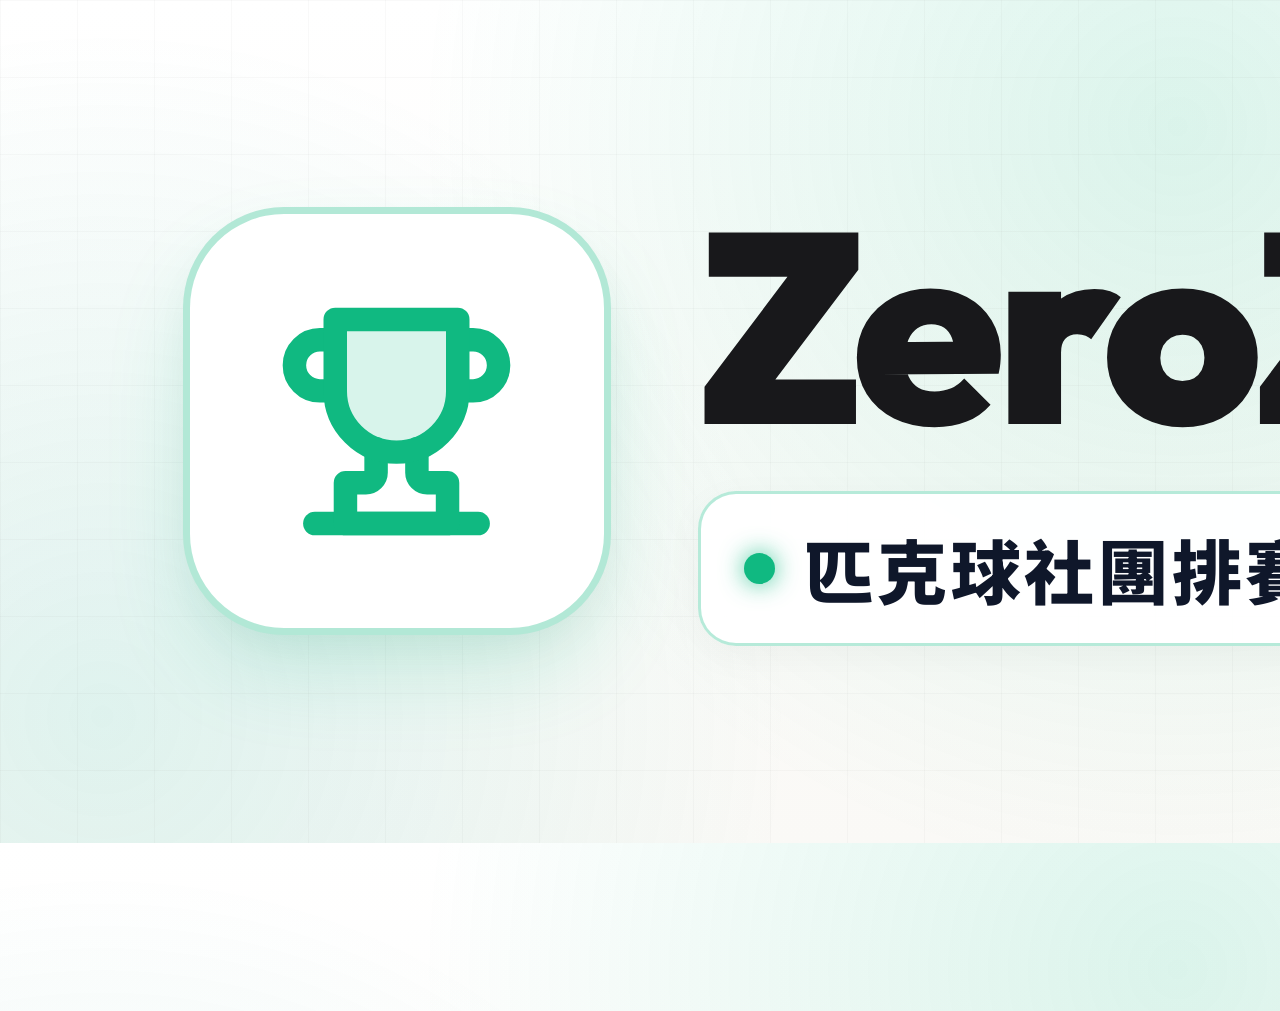
<file: banner_2500x843.html>
<!DOCTYPE html>
<html lang="zh-TW">
<head>
  <meta charset="UTF-8">
  <link rel="preconnect" href="https://fonts.googleapis.com">
  <link rel="preconnect" href="https://fonts.gstatic.com" crossorigin>
  <link href="https://fonts.googleapis.com/css2?family=Outfit:wght@800;900&family=Plus+Jakarta+Sans:wght@700;800&family=Noto+Sans+TC:wght@700;900&display=swap" rel="stylesheet">
  <style>
    * {
      box-sizing: border-box;
      margin: 0;
      padding: 0;
    }
    body {
      width: 2500px;
      height: 843px;
      overflow: hidden;
      background-color: #FAF9F6;
      background-image: 
        radial-gradient(circle at 92% 15%, rgba(16, 185, 129, 0.15) 0%, transparent 55%),
        radial-gradient(circle at 8% 85%, rgba(20, 184, 166, 0.12) 0%, transparent 50%),
        linear-gradient(to bottom, #FFFFFF 0%, #FAF9F6 100%);
      font-family: 'Outfit', 'Plus Jakarta Sans', 'Noto Sans TC', -apple-system, sans-serif;
      display: flex;
      align-items: center;
      justify-content: center;
      position: relative;
    }

    /* 微妙網格背景線 */
    .bg-grid {
      position: absolute;
      inset: 0;
      background-size: 77px 77px;
      background-image: 
        linear-gradient(to right, rgba(0, 0, 0, 0.025) 1px, transparent 1px),
        linear-gradient(to bottom, rgba(0, 0, 0, 0.025) 1px, transparent 1px);
      pointer-events: none;
    }

    /* 右側幾何匹克球透視裝飾環 */
    .deco-circle-1 {
      position: absolute;
      right: -48px;
      top: -72px;
      width: 770px;
      height: 770px;
      border-radius: 50%;
      border: 6px dashed rgba(16, 185, 129, 0.25);
      pointer-events: none;
    }
    .deco-circle-2 {
      position: absolute;
      right: 192px;
      bottom: -168px;
      width: 577px;
      height: 577px;
      border-radius: 50%;
      border: 3.6px solid rgba(16, 185, 129, 0.15);
      pointer-events: none;
    }

    /* 主要容器 */
    .brand-container {
      position: relative;
      z-index: 10;
      display: flex;
      align-items: center;
      gap: 87px;
    }

    /* 獎杯 Logo 圖標卡片 */
    .logo-box {
      width: 428px;
      height: 428px;
      border-radius: 101px;
      background: #FFFFFF;
      border: 7.2px solid rgba(16, 185, 129, 0.32);
      box-shadow: 
        0 43px 96px -19px rgba(16, 185, 129, 0.20),
        0 19px 43px -10px rgba(0, 0, 0, 0.05);
      display: flex;
      align-items: center;
      justify-content: center;
      flex-shrink: 0;
    }

    .logo-box svg {
      width: 245px;
      height: 245px;
    }

    /* 文字內容包裹器 */
    .brand-content {
      display: table;
      width: auto;
    }

    .title-row {
      display: block;
      white-space: nowrap;
      line-height: 0.95;
      margin-bottom: 38px;
    }

    .brand-zero {
      font-size: 269px;
      font-weight: 900;
      letter-spacing: -8.4px;
      color: #18181B; /* 曜石深黑 */
    }

    .brand-two {
      font-size: 269px;
      font-weight: 900;
      letter-spacing: -8.4px;
      background: linear-gradient(135deg, #10B981 0%, #059669 100%);
      -webkit-background-clip: text;
      -webkit-text-fill-color: transparent;
      padding-left: 5px;
    }

    /* 下方標籤列：100% 與上方 ZeroZeroTwo 左右兩側嚴格切齊 */
    .sub-badge {
      width: 100%;
      box-sizing: border-box;
      display: flex;
      align-items: center;
      justify-content: space-between;
      padding: 24px 43px;
      background: rgba(255, 255, 255, 0.95);
      border: 3.6px solid rgba(16, 185, 129, 0.30);
      border-radius: 38px;
      box-shadow: 0 10px 38px rgba(0, 0, 0, 0.04);
      gap: 38px;
    }

    .sub-left {
      display: flex;
      align-items: center;
      gap: 29px;
      flex-shrink: 0;
    }

    .status-dot {
      width: 31px;
      height: 31px;
      border-radius: 50%;
      background-color: #10B981;
      box-shadow: 0 0 24px rgba(16, 185, 129, 0.8);
      flex-shrink: 0;
    }

    .sub-text {
      font-family: 'Noto Sans TC', sans-serif;
      font-size: 70px;
      font-weight: 900;
      color: #0F172A; /* Slate 900 */
      letter-spacing: 3.6px;
      white-space: nowrap;
    }

    /* 中間細緻連接線 */
    .sub-divider {
      flex: 1;
      height: 3.6px;
      background: linear-gradient(to right, rgba(16, 185, 129, 0.35), rgba(16, 185, 129, 0.1), rgba(16, 185, 129, 0.35));
      border-radius: 5px;
      min-width: 48px;
    }

    .domain-tag {
      font-size: 50px;
      font-family: ui-monospace, SFMono-Regular, Menlo, Monaco, Consolas, monospace;
      font-weight: 800;
      color: #FFFFFF;
      background: linear-gradient(135deg, #10B981 0%, #059669 100%);
      padding: 14px 38px;
      border-radius: 24px;
      box-shadow: 0 5px 19px rgba(16, 185, 129, 0.28);
      white-space: nowrap;
      flex-shrink: 0;
    }
  </style>
</head>
<body>
  <div class="bg-grid"></div>
  <div class="deco-circle-1"></div>
  <div class="deco-circle-2"></div>

  <div class="brand-container">
    <!-- 獎杯 Logo 圖標 -->
    <div class="logo-box">
      <svg viewBox="0 0 24 24" fill="none" stroke="#10b981" stroke-width="2.3" stroke-linecap="round" stroke-linejoin="round">
        <path d="M6 9H4.5a2.5 2.5 0 0 1 0-5H6" />
        <path d="M18 9h1.5a2.5 2.5 0 0 0 0-5H18" />
        <path d="M4 22h16" />
        <path d="M10 14.66V17c0 .55-.45 1-1 1H7v4h10v-4h-2c-.55 0-1-.45-1-1v-2.34" />
        <path d="M18 2H6v7a6 6 0 0 0 12 0V2Z" fill="#10b981" fill-opacity="0.16" />
      </svg>
    </div>

    <!-- 品牌標題與副標題 -->
    <div class="brand-content">
      <div class="title-row" id="title-row">
        <span class="brand-zero">ZeroZero</span><span class="brand-two">Two</span>
      </div>
      <div class="sub-badge" id="sub-badge">
        <div class="sub-left">
          <span class="status-dot"></span>
          <span class="sub-text">匹克球社團排賽計分系統</span>
        </div>
        <div class="sub-divider"></div>
        <span class="domain-tag">zztwo.com</span>
      </div>
    </div>
  </div>

  <script>
    function syncBadgeWidth() {
      const title = document.getElementById('title-row');
      const badge = document.getElementById('sub-badge');
      if (title && badge) {
        const w = title.getBoundingClientRect().width;
        badge.style.width = Math.round(w) + 'px';
      }
    }
    if (document.fonts) {
      document.fonts.ready.then(() => {
        syncBadgeWidth();
        setTimeout(syncBadgeWidth, 200);
      });
    }
    window.addEventListener('load', () => {
      syncBadgeWidth();
      setTimeout(syncBadgeWidth, 200);
    });
  </script>
</body>
</html>
</file>
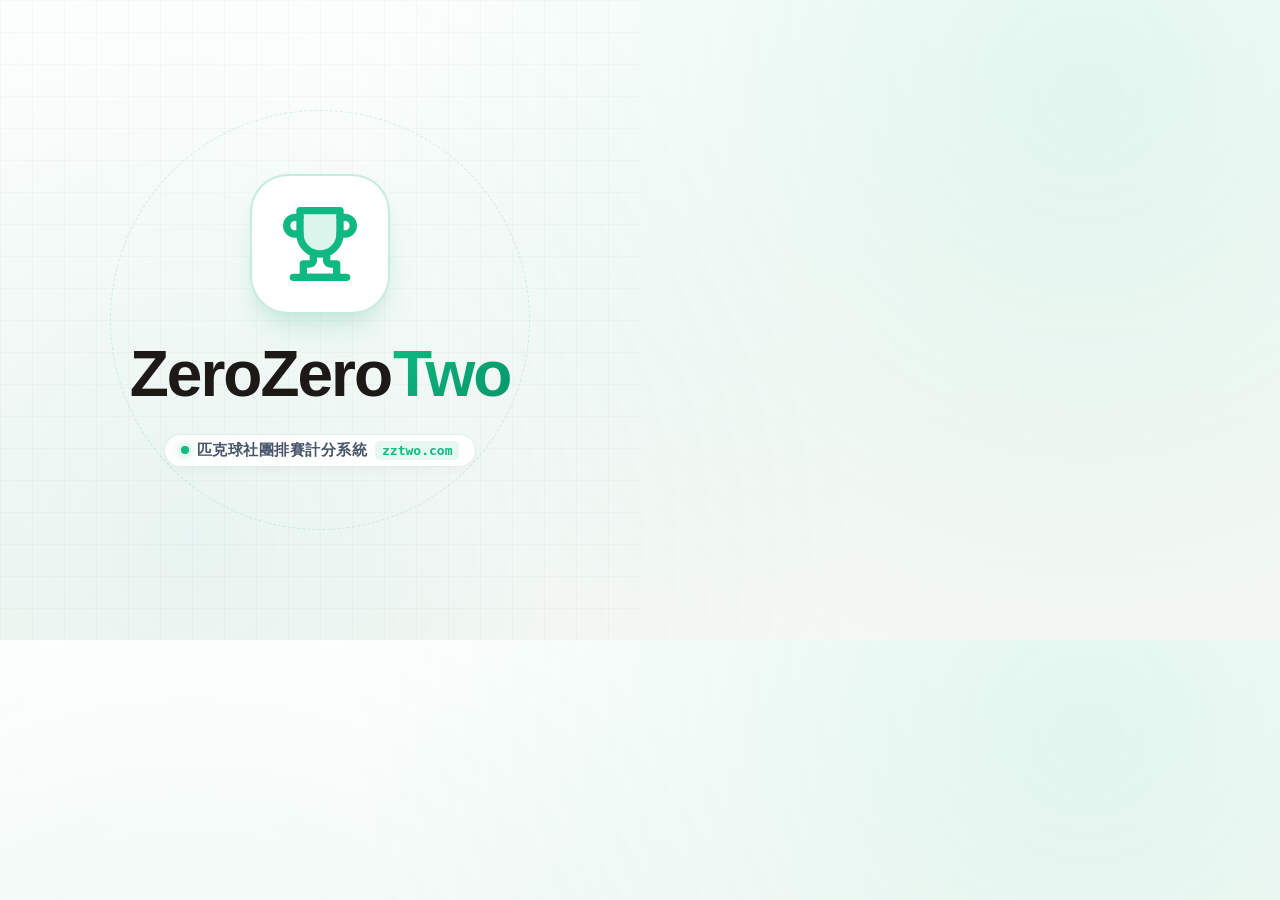
<file: banner_640x640.html>
<!DOCTYPE html>
<html lang="zh-TW">
<head>
  <meta charset="UTF-8">
  <style>
    * {
      box-sizing: border-box;
      margin: 0;
      padding: 0;
    }
    body {
      width: 640px;
      height: 640px;
      overflow: hidden;
      background-color: #FAF9F6;
      background-image: 
        radial-gradient(circle at 85% 15%, rgba(16, 185, 129, 0.12) 0%, transparent 60%),
        radial-gradient(circle at 15% 85%, rgba(20, 184, 166, 0.08) 0%, transparent 55%),
        linear-gradient(to bottom, #FFFFFF 0%, #FAF9F6 100%);
      font-family: -apple-system, BlinkMacSystemFont, "SF Pro Display", "Plus Jakarta Sans", "Inter", "Segoe UI", sans-serif;
      display: flex;
      flex-direction: column;
      align-items: center;
      justify-content: center;
      position: relative;
    }

    /* 背景微妙網格 */
    .bg-grid {
      position: absolute;
      inset: 0;
      background-size: 32px 32px;
      background-image: 
        linear-gradient(to right, rgba(0, 0, 0, 0.02) 1px, transparent 1px),
        linear-gradient(to bottom, rgba(0, 0, 0, 0.02) 1px, transparent 1px);
      pointer-events: none;
    }

    /* 幾何微裝飾 */
    .deco-circle {
      position: absolute;
      width: 420px;
      height: 420px;
      border-radius: 50%;
      border: 1.5px dashed rgba(16, 185, 129, 0.18);
      pointer-events: none;
    }

    /* 正方形立體卡片容器 */
    .brand-container {
      position: relative;
      z-index: 10;
      display: flex;
      flex-direction: column;
      align-items: center;
      text-align: center;
      gap: 28px;
    }

    /* 獎杯 Logo 圖標卡片 */
    .logo-box {
      width: 140px;
      height: 140px;
      border-radius: 38px;
      background: #FFFFFF;
      border: 2.5px solid rgba(16, 185, 129, 0.25);
      box-shadow: 
        0 20px 35px -10px rgba(16, 185, 129, 0.18),
        0 10px 15px -3px rgba(0, 0, 0, 0.04);
      display: flex;
      align-items: center;
      justify-content: center;
    }

    .logo-box svg {
      width: 80px;
      height: 80px;
    }

    /* 品牌大標題 */
    .title-row {
      display: flex;
      align-items: baseline;
      line-height: 1;
    }

    .brand-zero {
      font-size: 64px;
      font-weight: 900;
      letter-spacing: -2px;
      color: #1C1917; /* 曜石深黑 */
    }

    .brand-two {
      font-size: 64px;
      font-weight: 900;
      letter-spacing: -2px;
      background: linear-gradient(135deg, #10B981 0%, #059669 100%);
      -webkit-background-clip: text;
      -webkit-text-fill-color: transparent;
      padding-left: 2px;
    }

    /* 精緻標籤徽章 */
    .sub-badge {
      display: inline-flex;
      align-items: center;
      gap: 8px;
      padding: 6px 16px;
      background: rgba(255, 255, 255, 0.9);
      border: 1px solid rgba(226, 232, 240, 0.9);
      border-radius: 9999px;
      box-shadow: 0 4px 10px rgba(0, 0, 0, 0.03);
    }

    .status-dot {
      width: 8px;
      height: 8px;
      border-radius: 50%;
      background-color: #10B981;
      box-shadow: 0 0 8px rgba(16, 185, 129, 0.6);
    }

    .sub-text {
      font-size: 15px;
      font-weight: 700;
      color: #475569;
      letter-spacing: 0.5px;
    }

    .domain-tag {
      font-size: 13px;
      font-family: ui-monospace, SFMono-Regular, Menlo, Monaco, Consolas, monospace;
      font-weight: 800;
      color: #10B981;
      background: rgba(16, 185, 129, 0.1);
      padding: 2px 7px;
      border-radius: 5px;
    }
  </style>
</head>
<body>
  <div class="bg-grid"></div>
  <div class="deco-circle"></div>

  <div class="brand-container">
    <!-- 獎杯 Logo 圖標 -->
    <div class="logo-box">
      <svg viewBox="0 0 24 24" fill="none" stroke="#10b981" stroke-width="2.2" stroke-linecap="round" stroke-linejoin="round">
        <path d="M6 9H4.5a2.5 2.5 0 0 1 0-5H6" />
        <path d="M18 9h1.5a2.5 2.5 0 0 0 0-5H18" />
        <path d="M4 22h16" />
        <path d="M10 14.66V17c0 .55-.45 1-1 1H7v4h10v-4h-2c-.55 0-1-.45-1-1v-2.34" />
        <path d="M18 2H6v7a6 6 0 0 0 12 0V2Z" fill="#10b981" fill-opacity="0.15" />
      </svg>
    </div>

    <!-- 品牌標題 -->
    <div class="title-row">
      <span class="brand-zero">ZeroZero</span><span class="brand-two">Two</span>
    </div>

    <!-- 品牌標籤 -->
    <div class="sub-badge">
      <span class="status-dot"></span>
      <span class="sub-text">匹克球社團排賽計分系統</span>
      <span class="domain-tag">zztwo.com</span>
    </div>
  </div>
</body>
</html>
</file>
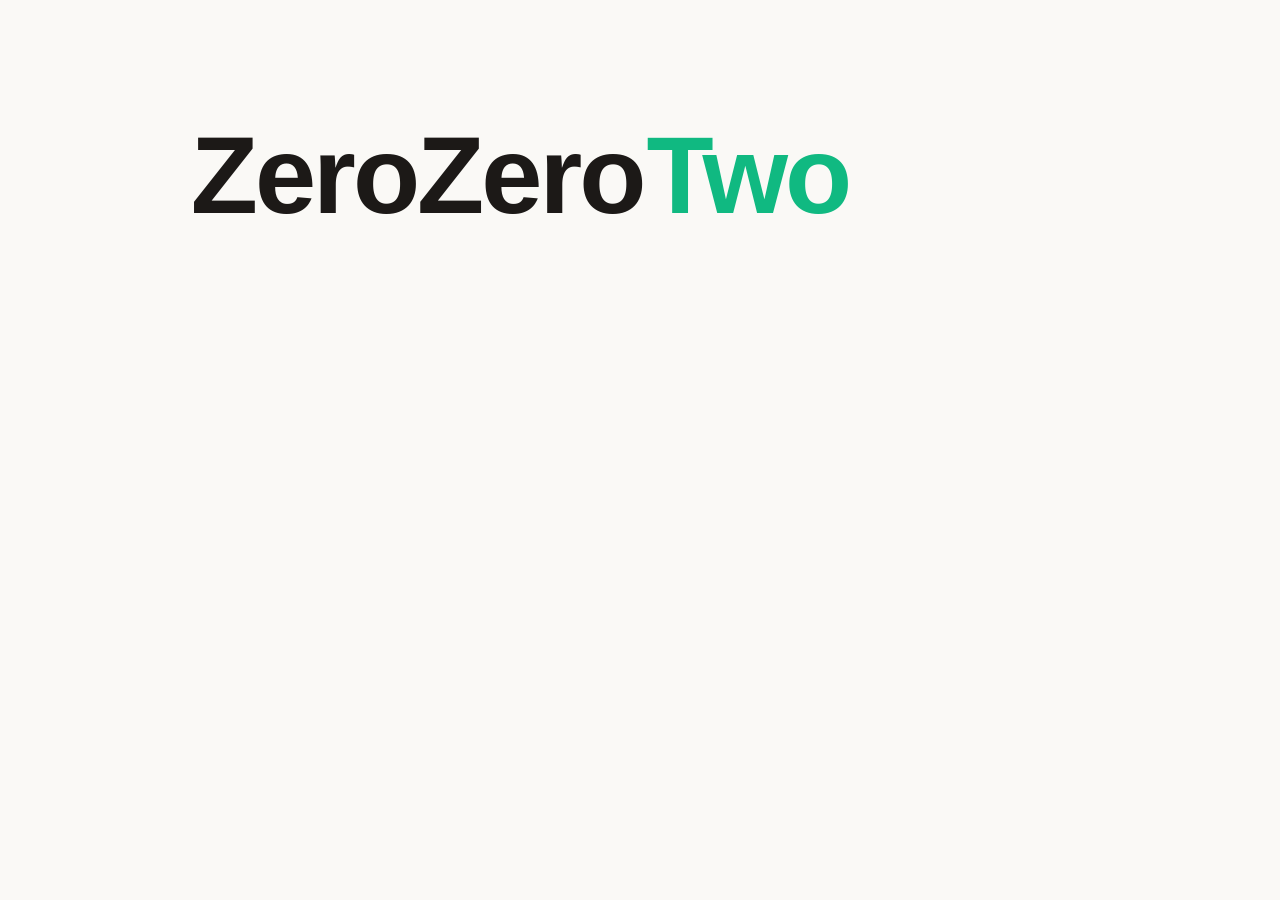
<file: banner_minimal.html>
<!DOCTYPE html>
<html lang="zh-TW">
<head>
  <meta charset="UTF-8">
  <style>
    * {
      box-sizing: border-box;
      margin: 0;
      padding: 0;
    }
    body {
      width: 1040px;
      height: 350px;
      overflow: hidden;
      background-color: #FAF9F6;
      font-family: -apple-system, BlinkMacSystemFont, "SF Pro Display", "Plus Jakarta Sans", "Inter", "Segoe UI", sans-serif;
      display: flex;
      align-items: center;
      justify-content: center;
    }

    .title-row {
      display: flex;
      align-items: baseline;
      line-height: 1;
    }

    .brand-zero {
      font-size: 110px;
      font-weight: 900;
      letter-spacing: -3px;
      color: #1C1917; /* 曜石深黑 */
    }

    .brand-two {
      font-size: 110px;
      font-weight: 900;
      letter-spacing: -3px;
      color: #10B981; /* 翡翠綠 */
      padding-left: 3px;
    }
  </style>
</head>
<body>
  <div class="title-row">
    <span class="brand-zero">ZeroZero</span><span class="brand-two">Two</span>
  </div>
</body>
</html>
</file>
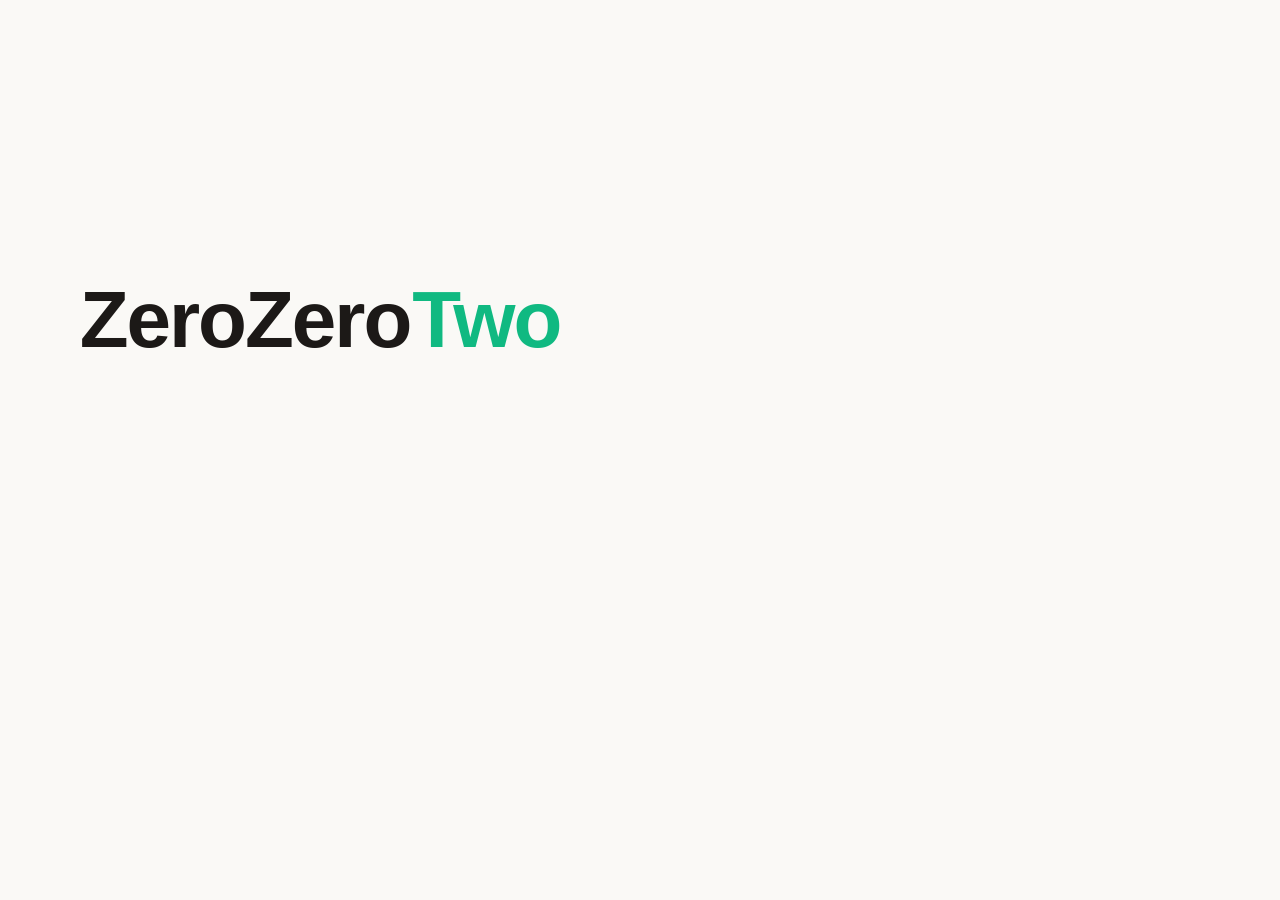
<file: banner_minimal_640x640.html>
<!DOCTYPE html>
<html lang="zh-TW">
<head>
  <meta charset="UTF-8">
  <style>
    * {
      box-sizing: border-box;
      margin: 0;
      padding: 0;
    }
    body {
      width: 640px;
      height: 640px;
      overflow: hidden;
      background-color: #FAF9F6;
      font-family: -apple-system, BlinkMacSystemFont, "SF Pro Display", "Plus Jakarta Sans", "Inter", "Segoe UI", sans-serif;
      display: flex;
      align-items: center;
      justify-content: center;
    }

    .title-row {
      display: flex;
      align-items: baseline;
      line-height: 1;
    }

    .brand-zero {
      font-size: 80px;
      font-weight: 900;
      letter-spacing: -2px;
      color: #1C1917; /* 曜石深黑 */
    }

    .brand-two {
      font-size: 80px;
      font-weight: 900;
      letter-spacing: -2px;
      color: #10B981; /* 翡翠綠 */
      padding-left: 2px;
    }
  </style>
</head>
<body>
  <div class="title-row">
    <span class="brand-zero">ZeroZero</span><span class="brand-two">Two</span>
  </div>
</body>
</html>
</file>
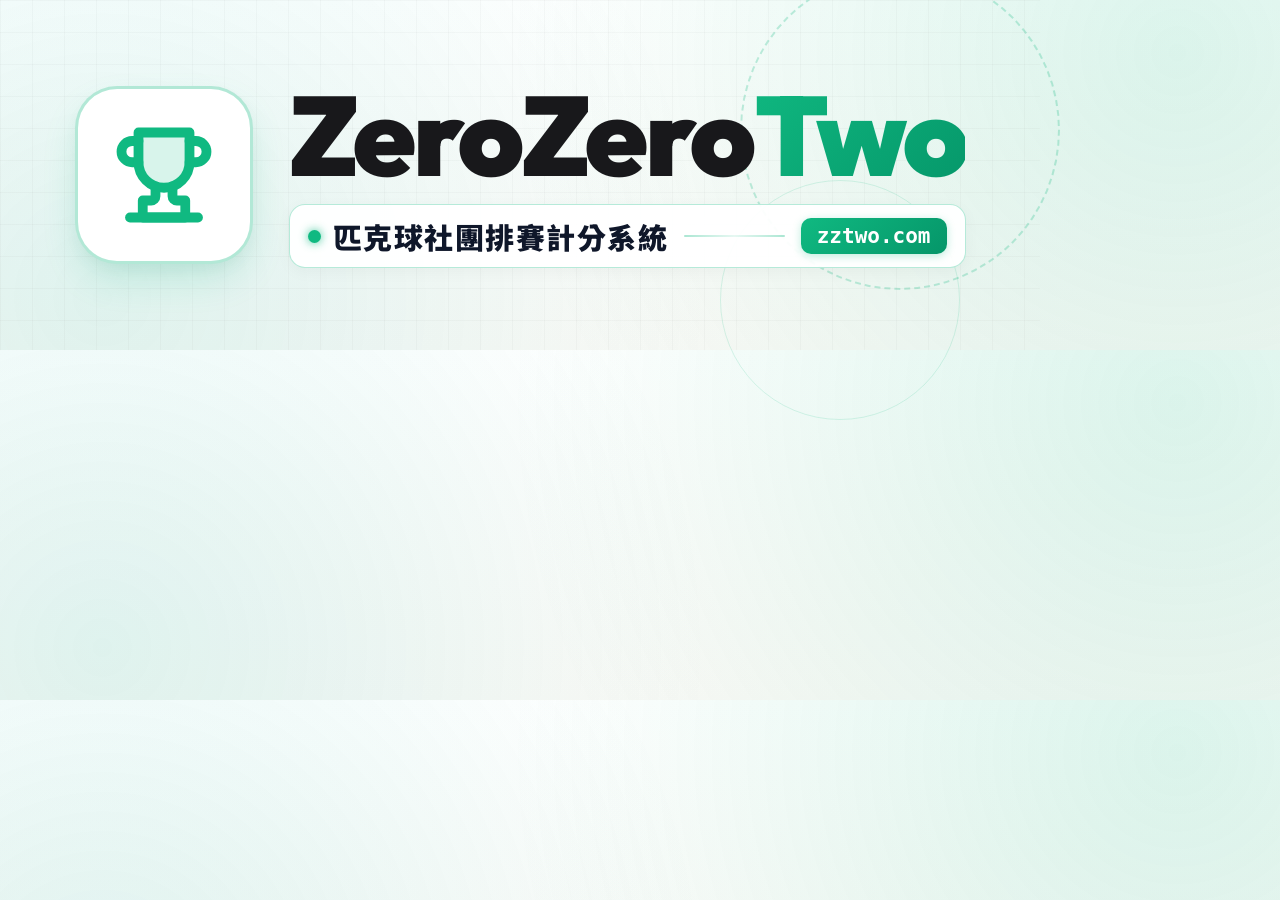
<file: banner_render.html>
<!DOCTYPE html>
<html lang="zh-TW">
<head>
  <meta charset="UTF-8">
  <link rel="preconnect" href="https://fonts.googleapis.com">
  <link rel="preconnect" href="https://fonts.gstatic.com" crossorigin>
  <link href="https://fonts.googleapis.com/css2?family=Outfit:wght@800;900&family=Plus+Jakarta+Sans:wght@700;800&family=Noto+Sans+TC:wght@700;900&display=swap" rel="stylesheet">
  <style>
    * {
      box-sizing: border-box;
      margin: 0;
      padding: 0;
    }
    body {
      width: 1040px;
      height: 350px;
      overflow: hidden;
      background-color: #FAF9F6;
      background-image: 
        radial-gradient(circle at 92% 15%, rgba(16, 185, 129, 0.15) 0%, transparent 55%),
        radial-gradient(circle at 8% 85%, rgba(20, 184, 166, 0.12) 0%, transparent 50%),
        linear-gradient(to bottom, #FFFFFF 0%, #FAF9F6 100%);
      font-family: 'Outfit', 'Plus Jakarta Sans', 'Noto Sans TC', -apple-system, sans-serif;
      display: flex;
      align-items: center;
      justify-content: center;
      position: relative;
    }

    /* 微妙網格背景線 */
    .bg-grid {
      position: absolute;
      inset: 0;
      background-size: 32px 32px;
      background-image: 
        linear-gradient(to right, rgba(0, 0, 0, 0.025) 1px, transparent 1px),
        linear-gradient(to bottom, rgba(0, 0, 0, 0.025) 1px, transparent 1px);
      pointer-events: none;
    }

    /* 右側幾何匹克球透視裝飾環 */
    .deco-circle-1 {
      position: absolute;
      right: -20px;
      top: -30px;
      width: 320px;
      height: 320px;
      border-radius: 50%;
      border: 2.5px dashed rgba(16, 185, 129, 0.25);
      pointer-events: none;
    }
    .deco-circle-2 {
      position: absolute;
      right: 80px;
      bottom: -70px;
      width: 240px;
      height: 240px;
      border-radius: 50%;
      border: 1.5px solid rgba(16, 185, 129, 0.15);
      pointer-events: none;
    }

    /* 主要容器：緊湊高張力，最大化手機顯示比例 */
    .brand-container {
      position: relative;
      z-index: 10;
      display: flex;
      align-items: center;
      gap: 36px;
    }

    /* 獎杯 Logo 圖標卡片 */
    .logo-box {
      width: 178px;
      height: 178px;
      border-radius: 42px;
      background: #FFFFFF;
      border: 3px solid rgba(16, 185, 129, 0.32);
      box-shadow: 
        0 18px 40px -8px rgba(16, 185, 129, 0.20),
        0 8px 18px -4px rgba(0, 0, 0, 0.05);
      display: flex;
      align-items: center;
      justify-content: center;
      flex-shrink: 0;
    }

    .logo-box svg {
      width: 102px;
      height: 102px;
    }

    /* 文字內容包裹器：使用 Table Layout 保證寬度由標題完全決定，下層 100% 嚴格切齊 */
    .brand-content {
      display: table;
      width: auto;
    }

    .title-row {
      display: block;
      white-space: nowrap;
      line-height: 0.95;
      margin-bottom: 16px;
    }

    .brand-zero {
      font-size: 112px;
      font-weight: 900;
      letter-spacing: -3.5px;
      color: #18181B; /* 曜石深黑 */
    }

    .brand-two {
      font-size: 112px;
      font-weight: 900;
      letter-spacing: -3.5px;
      background: linear-gradient(135deg, #10B981 0%, #059669 100%);
      -webkit-background-clip: text;
      -webkit-text-fill-color: transparent;
      padding-left: 2px;
    }

    /* 下方標籤列：100% 與上方 ZeroZeroTwo 左右兩側嚴格切齊 */
    .sub-badge {
      width: 100%;
      box-sizing: border-box;
      display: flex;
      align-items: center;
      justify-content: space-between;
      padding: 10px 18px;
      background: rgba(255, 255, 255, 0.95);
      border: 1.5px solid rgba(16, 185, 129, 0.30);
      border-radius: 16px;
      box-shadow: 0 4px 16px rgba(0, 0, 0, 0.04);
      gap: 16px;
    }

    .sub-left {
      display: flex;
      align-items: center;
      gap: 12px;
      flex-shrink: 0;
    }

    .status-dot {
      width: 13px;
      height: 13px;
      border-radius: 50%;
      background-color: #10B981;
      box-shadow: 0 0 10px rgba(16, 185, 129, 0.8);
      flex-shrink: 0;
    }

    .sub-text {
      font-family: 'Noto Sans TC', sans-serif;
      font-size: 29px;
      font-weight: 900;
      color: #0F172A; /* Slate 900 超高對比，手機縮小依然清晰無比 */
      letter-spacing: 1.5px;
      white-space: nowrap;
    }

    /* 中間細緻連接線 */
    .sub-divider {
      flex: 1;
      height: 1.5px;
      background: linear-gradient(to right, rgba(16, 185, 129, 0.35), rgba(16, 185, 129, 0.1), rgba(16, 185, 129, 0.35));
      border-radius: 2px;
      min-width: 20px;
    }

    .domain-tag {
      font-size: 21px;
      font-family: ui-monospace, SFMono-Regular, Menlo, Monaco, Consolas, monospace;
      font-weight: 800;
      color: #FFFFFF;
      background: linear-gradient(135deg, #10B981 0%, #059669 100%);
      padding: 6px 16px;
      border-radius: 10px;
      box-shadow: 0 2px 8px rgba(16, 185, 129, 0.28);
      white-space: nowrap;
      flex-shrink: 0;
    }
  </style>
</head>
<body>
  <div class="bg-grid"></div>
  <div class="deco-circle-1"></div>
  <div class="deco-circle-2"></div>

  <div class="brand-container">
    <!-- 獎杯 Logo 圖標 -->
    <div class="logo-box">
      <svg viewBox="0 0 24 24" fill="none" stroke="#10b981" stroke-width="2.3" stroke-linecap="round" stroke-linejoin="round">
        <path d="M6 9H4.5a2.5 2.5 0 0 1 0-5H6" />
        <path d="M18 9h1.5a2.5 2.5 0 0 0 0-5H18" />
        <path d="M4 22h16" />
        <path d="M10 14.66V17c0 .55-.45 1-1 1H7v4h10v-4h-2c-.55 0-1-.45-1-1v-2.34" />
        <path d="M18 2H6v7a6 6 0 0 0 12 0V2Z" fill="#10b981" fill-opacity="0.16" />
      </svg>
    </div>

    <!-- 品牌標題與副標題 -->
    <div class="brand-content">
      <div class="title-row" id="title-row">
        <span class="brand-zero">ZeroZero</span><span class="brand-two">Two</span>
      </div>
      <div class="sub-badge" id="sub-badge">
        <div class="sub-left">
          <span class="status-dot"></span>
          <span class="sub-text">匹克球社團排賽計分系統</span>
        </div>
        <div class="sub-divider"></div>
        <span class="domain-tag">zztwo.com</span>
      </div>
    </div>
  </div>

  <script>
    function syncBadgeWidth() {
      const title = document.getElementById('title-row');
      const badge = document.getElementById('sub-badge');
      if (title && badge) {
        const w = title.getBoundingClientRect().width;
        badge.style.width = Math.round(w) + 'px';
      }
    }
    if (document.fonts) {
      document.fonts.ready.then(syncBadgeWidth);
    }
    window.addEventListener('load', syncBadgeWidth);
  </script>
</body>
</html>
</file>
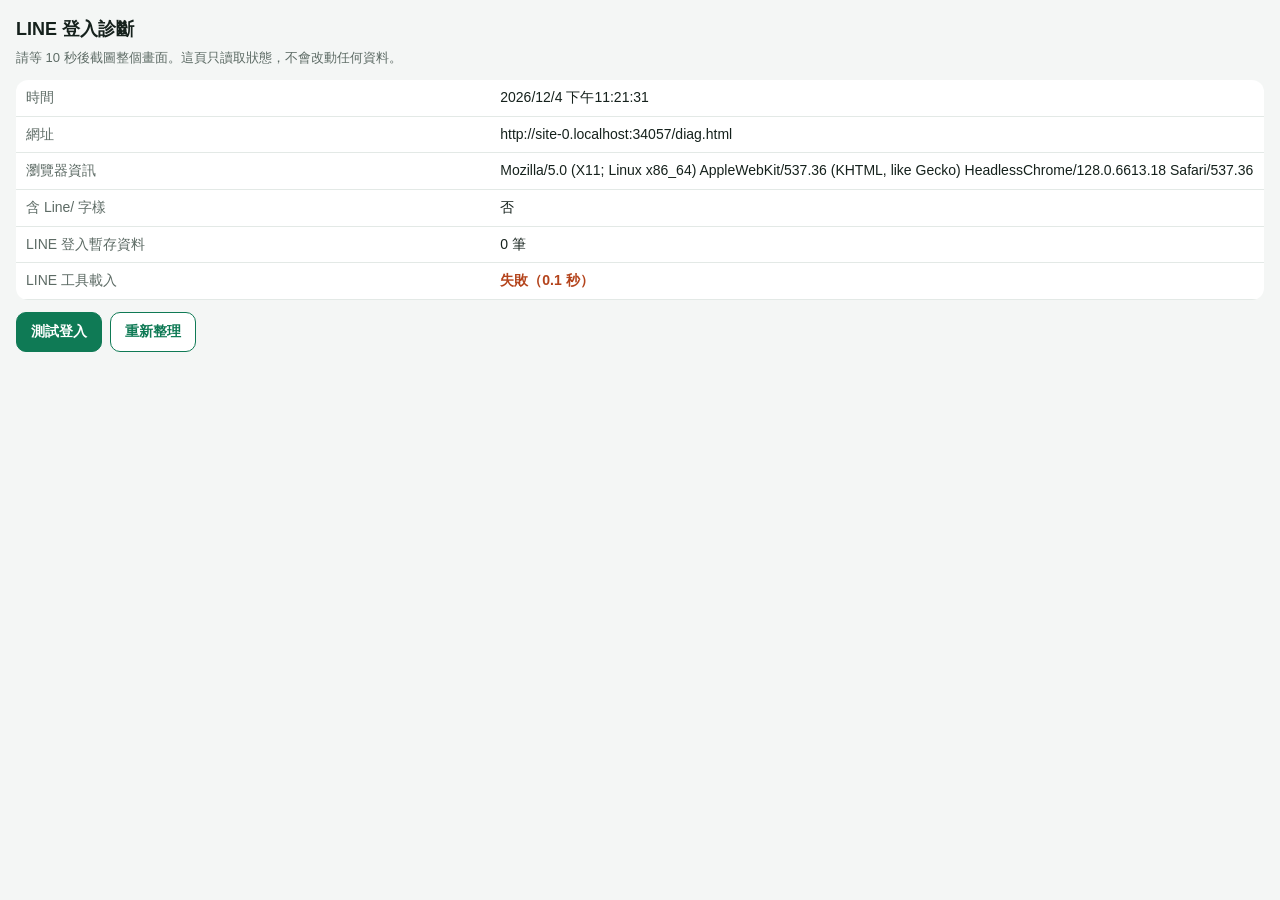
<file: diag.html>
<!doctype html>
<html lang="zh-Hant">
<head>
<meta charset="utf-8">
<meta name="viewport" content="width=device-width, initial-scale=1">
<meta name="robots" content="noindex">
<title>ZeroZeroTwo LINE 登入診斷</title>
<style>
  body { font-family: -apple-system, "PingFang TC", "Noto Sans TC", sans-serif; margin: 0; padding: 16px; background: #f4f6f5; color: #15211c; font-size: 14px; line-height: 1.55; }
  h1 { font-size: 18px; margin: 0 0 4px; }
  p.hint { margin: 0 0 12px; color: #5d6b65; font-size: 13px; }
  table { width: 100%; border-collapse: collapse; background: #fff; border-radius: 12px; overflow: hidden; }
  td { padding: 7px 10px; border-bottom: 1px solid #e3e9e6; vertical-align: top; word-break: break-all; }
  td:first-child { width: 38%; color: #5d6b65; white-space: nowrap; }
  .ok { color: #0f7a55; font-weight: 700; }
  .bad { color: #b4441c; font-weight: 700; }
  .btns { display: flex; gap: 8px; margin-top: 12px; flex-wrap: wrap; }
  button { font: inherit; padding: 8px 14px; border-radius: 10px; border: 1px solid #0f7a55; background: #0f7a55; color: #fff; font-weight: 700; }
  button.secondary { background: #fff; color: #0f7a55; }
</style>
</head>
<body>
<h1>LINE 登入診斷</h1>
<p class="hint">請等 10 秒後截圖整個畫面。這頁只讀取狀態，不會改動任何資料。</p>
<table id="t"></table>
<div class="btns">
  <button type="button" id="btn-login">測試登入</button>
  <button type="button" class="secondary" id="btn-reload">重新整理</button>
</div>
<script>
  const LIFF_ID = "2012043789-KvKpHLCt";
  const t0 = Date.now();
  const rows = {};
  function set(key, val, cls) {
    let tr = rows[key];
    if (!tr) {
      tr = document.createElement("tr");
      tr.innerHTML = "<td></td><td></td>";
      tr.firstChild.textContent = key;
      document.getElementById("t").appendChild(tr);
      rows[key] = tr;
    }
    tr.lastChild.textContent = String(val);
    tr.lastChild.className = cls || "";
  }
  const sec = () => ((Date.now() - t0) / 1000).toFixed(1) + " 秒";
  set("時間", new Date().toLocaleString("zh-TW"));
  set("網址", location.href);
  set("瀏覽器資訊", navigator.userAgent);
  set("含 Line/ 字樣", /Line\//i.test(navigator.userAgent) ? "是" : "否");
  let lsCount = "無法讀取";
  try { lsCount = Object.keys(localStorage).filter(k => k.indexOf("LIFF_STORE") === 0).length + " 筆"; } catch (e) { lsCount = "被封鎖：" + e.message; }
  set("LINE 登入暫存資料", lsCount);
  set("LINE 工具載入", "載入中…");

  const s = document.createElement("script");
  s.src = "https://static.line-scdn.net/liff/edge/2/sdk.js";
  s.onload = start;
  s.onerror = () => set("LINE 工具載入", "失敗（" + sec() + "）", "bad");
  document.head.appendChild(s);
  setTimeout(() => { if (!window.liff) set("LINE 工具載入", "10 秒仍未載入", "bad"); }, 10000);

  function start() {
    set("LINE 工具載入", "成功（" + sec() + "），版本 " + (liff.getVersion ? liff.getVersion() : "?"), "ok");
    set("初始化", "進行中…");
    const timer = setTimeout(() => set("初始化", "15 秒仍未完成（卡住）", "bad"), 15000);
    liff.init({ liffId: LIFF_ID }).then(() => {
      clearTimeout(timer);
      set("初始化", "成功（" + sec() + "）", "ok");
      report();
    }).catch(err => {
      clearTimeout(timer);
      set("初始化", "失敗（" + sec() + "）：" + (err && (err.code || "") + " " + (err.message || err)), "bad");
      report();
    });
  }

  function safe(fn) { try { return fn(); } catch (e) { return "錯誤：" + e.message; } }
  function report() {
    set("在 LINE 網頁視窗內 (isInClient)", safe(() => liff.isInClient()));
    const logged = safe(() => liff.isLoggedIn());
    set("已登入 (isLoggedIn)", logged, logged === true ? "ok" : "bad");
    set("作業系統", safe(() => liff.getOS()));
    set("LINE 版本", safe(() => liff.getLineVersion()));
    set("開啟方式", safe(() => { const c = liff.getContext(); return c ? c.type + (c.viewType ? " / " + c.viewType : "") : "無"; }));
    if (logged === true) {
      liff.getProfile().then(p => set("LINE 暱稱", p.displayName, "ok")).catch(e => set("LINE 暱稱", "取得失敗：" + e.message, "bad"));
    }
  }

  document.getElementById("btn-login").onclick = () => {
    if (!window.liff) { set("測試登入", "LINE 工具尚未載入", "bad"); return; }
    try {
      liff.login({ redirectUri: location.href });
      set("測試登入", "已呼叫，等待跳轉…");
    } catch (e) {
      set("測試登入", "錯誤：" + e.message, "bad");
    }
  };
  document.getElementById("btn-reload").onclick = () => location.reload();
</script>
</body>
</html>
</file>
